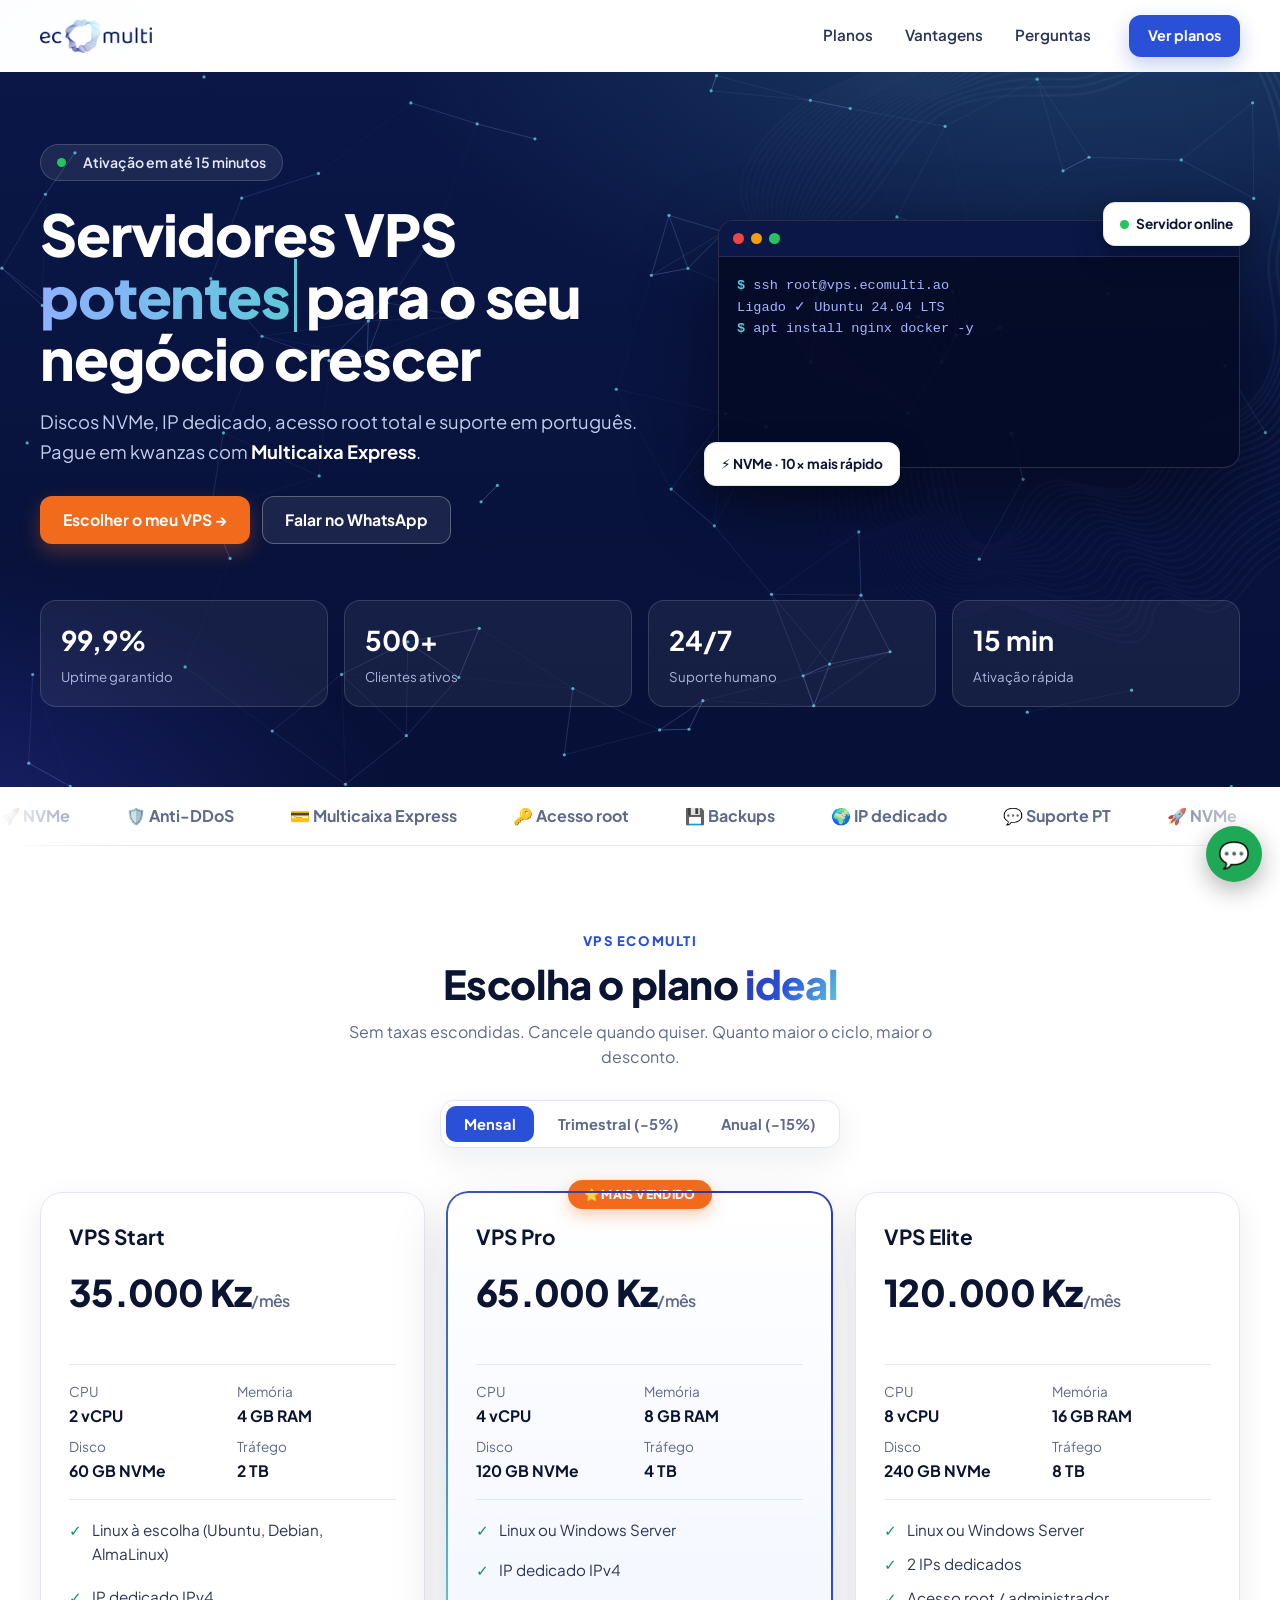
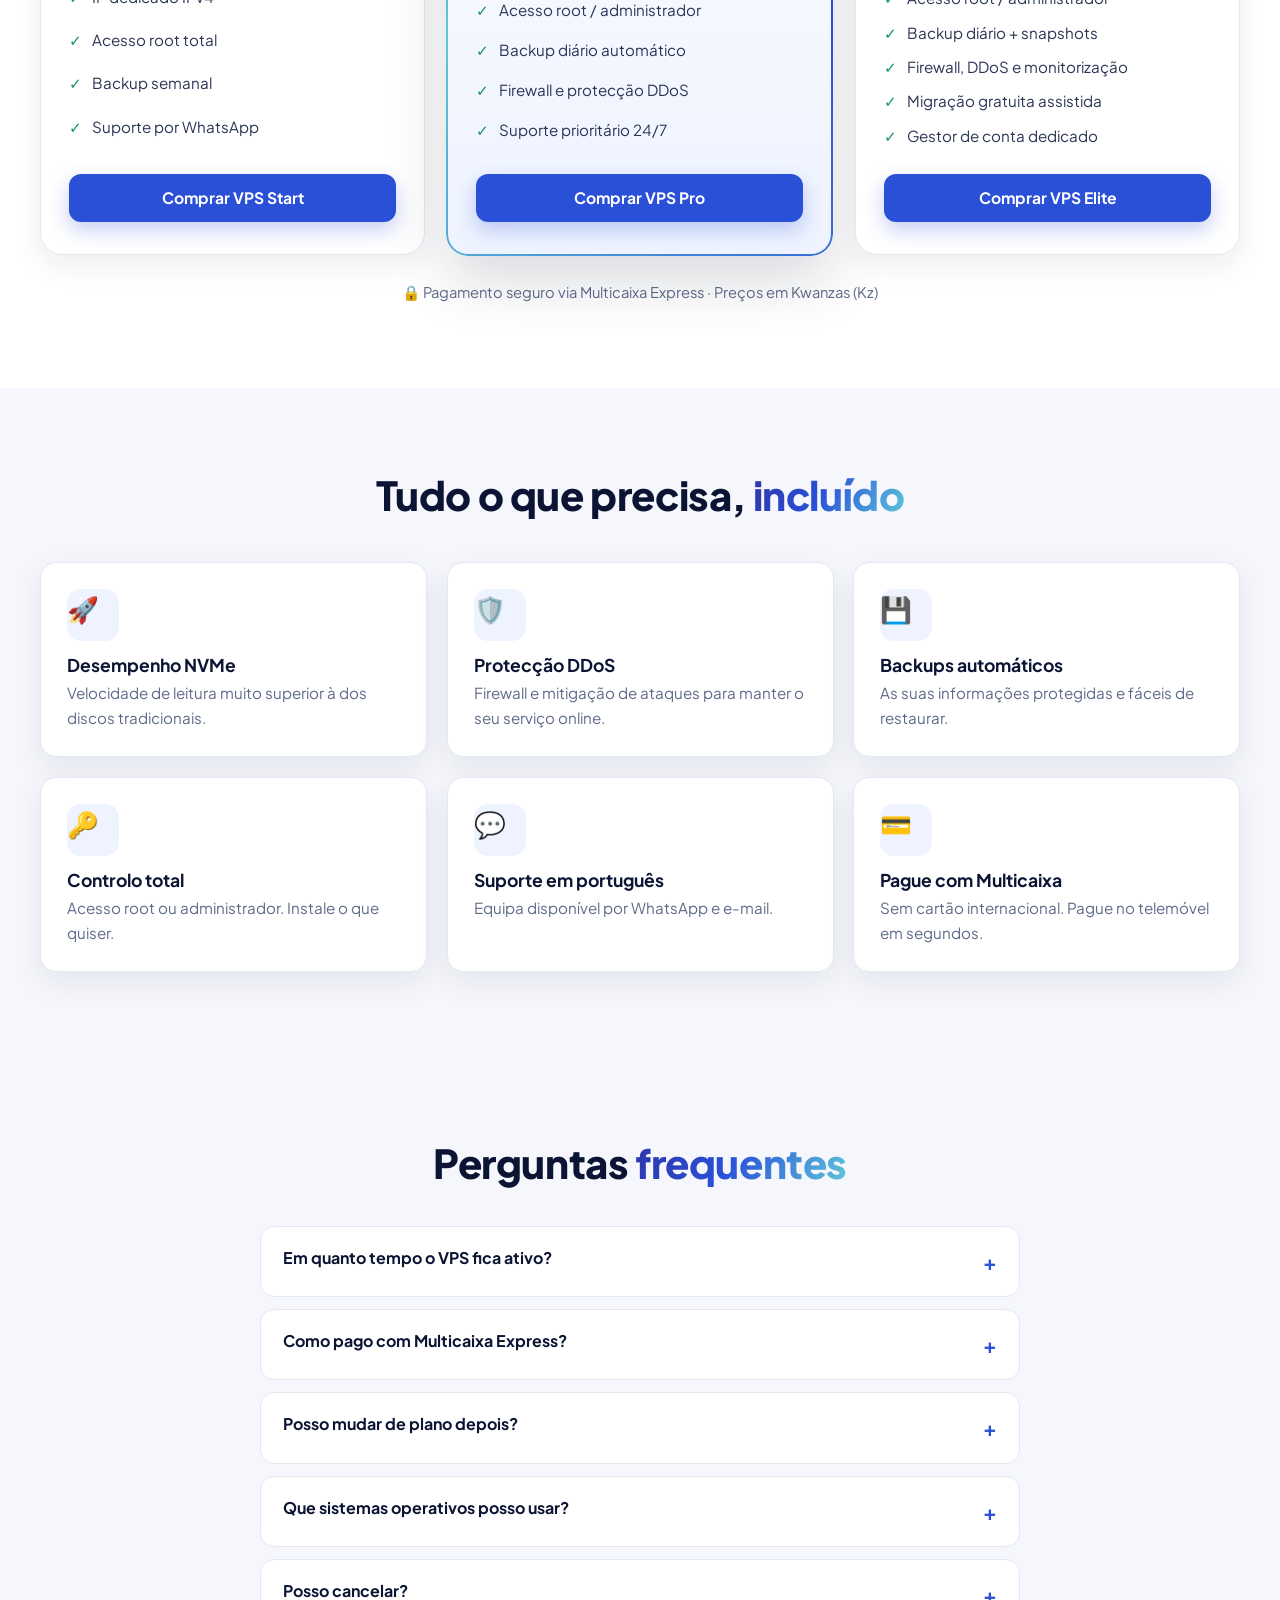
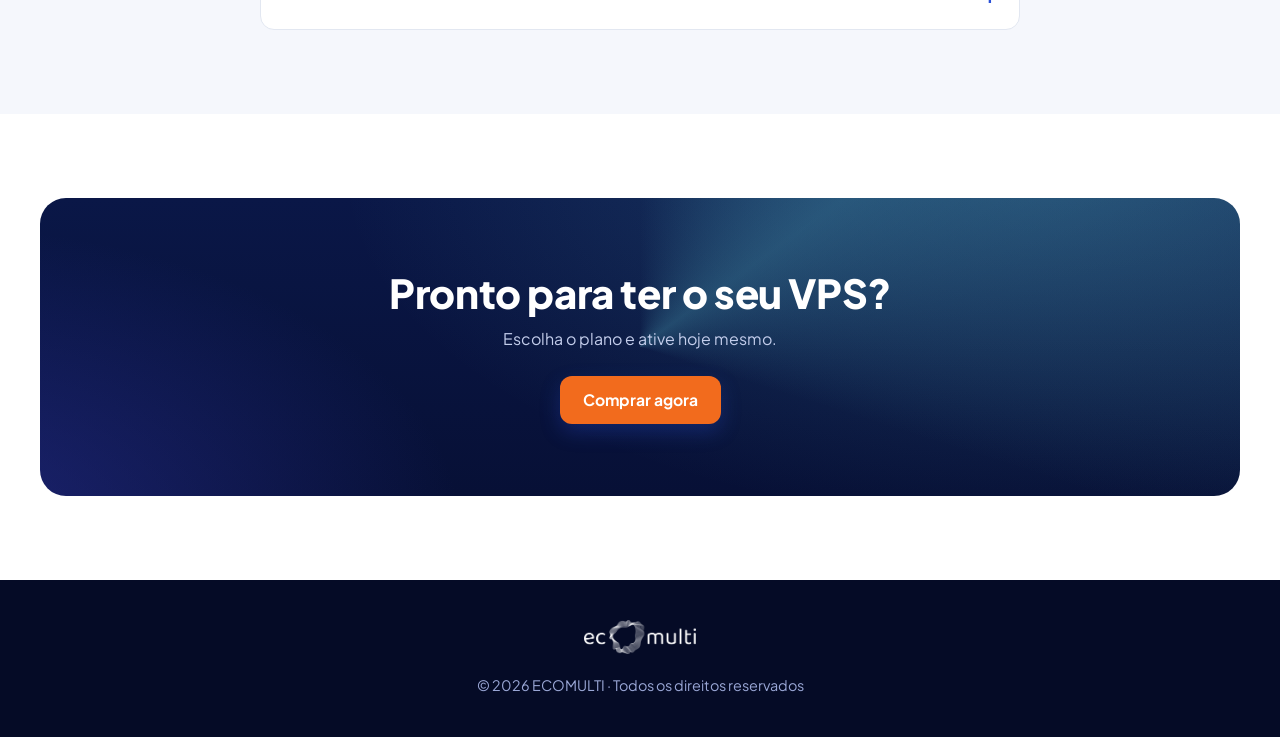
<file: index.html>
<!DOCTYPE html>
<html lang="pt-AO"><head><meta charset="UTF-8"><meta name="viewport" content="width=device-width,initial-scale=1">
<title>VPS em Angola desde 35.000 Kz/mês | ECOMULTI</title>
<meta name="description" content="Servidores VPS NVMe com IP dedicado, acesso root e suporte em português. Pague com Multicaixa Express e ative em minutos.">
<meta name="theme-color" content="#0a1747"><link rel="icon" type="image/png" href="img/favicon.png"><link rel="apple-touch-icon" href="img/apple-touch-icon.png"><link rel="preconnect" href="https://fonts.googleapis.com"><link rel="preconnect" href="https://fonts.gstatic.com" crossorigin><link href="https://fonts.googleapis.com/css2?family=Plus+Jakarta+Sans:wght@400;500;600;700;800&display=swap" rel="stylesheet"><link rel="stylesheet" href="style.css"><link rel="stylesheet" href="fx.css"></head><body><div class="progress"></div><div class="glow"></div>
<header class="nav"><div class="wrap"><a class="brand" href="#" aria-label="ECOMULTI"><img src="img/logo-ecomulti.png" alt="ECOMULTI" width="520" height="158"></a>
<nav><a href="#planos">Planos</a><a href="#vantagens">Vantagens</a><a href="#faq">Perguntas</a></nav>
<a class="btn sm" href="#planos">Ver planos</a></div></header>

<section class="hero"><canvas id="bg"></canvas><div class="wrap"><div class="hero-grid">
<div>
<span class="pill"><span class="dot"></span>Ativação em até 15 minutos</span>
<h1>Servidores VPS <span class="shimmer type">potentes</span> para o seu negócio crescer</h1>
<p class="sub">Discos NVMe, IP dedicado, acesso root total e suporte em português. Pague em kwanzas com <b>Multicaixa Express</b>.</p>
<div class="cta"><a class="btn accent" href="#planos">Escolher o meu VPS →</a><a class="btn ghost" id="waTop" href="#">Falar no WhatsApp</a></div>
</div>
<div class="rack"><div class="chip a"><span class="dot"></span>Servidor online</div>
<div class="term"><div class="bar"><i></i><i></i><i></i></div><pre id="term"></pre></div>
<div class="chip b">⚡ NVMe · 10x mais rápido</div></div>
</div>
<div class="stats">
<div class="rv" data-count="1"><b data-to="99.9" data-dec="1" data-suf="%">99,9%</b><small>Uptime garantido</small></div>
<div class="rv" data-d="1" data-count="1"><b data-to="500" data-suf="+">500+</b><small>Clientes ativos</small></div>
<div class="rv" data-d="2"><b>24/7</b><small>Suporte humano</small></div>
<div class="rv" data-d="3" data-count="1"><b data-to="15" data-suf=" min">15 min</b><small>Ativação rápida</small></div>
</div></div></section>
<div class="marq"><div><span>🚀 NVMe</span><span>🛡️ Anti-DDoS</span><span>💳 Multicaixa Express</span><span>🔑 Acesso root</span><span>💾 Backups</span><span>🌍 IP dedicado</span><span>💬 Suporte PT</span><span>🚀 NVMe</span><span>🛡️ Anti-DDoS</span><span>💳 Multicaixa Express</span><span>🔑 Acesso root</span><span>💾 Backups</span><span>🌍 IP dedicado</span><span>💬 Suporte PT</span></div></div>

<section id="planos"><div class="wrap">
<span class="eyebrow">VPS ECOMULTI</span><h2 class="rv">Escolha o plano <span>ideal</span></h2>
<p class="lead">Sem taxas escondidas. Cancele quando quiser. Quanto maior o ciclo, maior o desconto.</p>
<div class="toggle" id="ciclos"></div>
<div class="plans rv" id="plans"></div>
<p class="note">🔒 Pagamento seguro via Multicaixa Express · Preços em Kwanzas (Kz)</p>
</div></section>

<section id="vantagens" class="soft"><div class="wrap">
<h2 class="rv">Tudo o que precisa, <span>incluído</span></h2>
<div class="feats">
<div class="feat rv"><i>🚀</i><h3>Desempenho NVMe</h3><p>Velocidade de leitura muito superior à dos discos tradicionais.</p></div>
<div class="feat rv"><i>🛡️</i><h3>Protecção DDoS</h3><p>Firewall e mitigação de ataques para manter o seu serviço online.</p></div>
<div class="feat rv"><i>💾</i><h3>Backups automáticos</h3><p>As suas informações protegidas e fáceis de restaurar.</p></div>
<div class="feat rv"><i>🔑</i><h3>Controlo total</h3><p>Acesso root ou administrador. Instale o que quiser.</p></div>
<div class="feat rv"><i>💬</i><h3>Suporte em português</h3><p>Equipa disponível por WhatsApp e e-mail.</p></div>
<div class="feat rv"><i>💳</i><h3>Pague com Multicaixa</h3><p>Sem cartão internacional. Pague no telemóvel em segundos.</p></div>
</div></div></section>

<section id="faq" class="soft"><div class="wrap"><h2 class="rv">Perguntas <span>frequentes</span></h2>
<div class="faq rv">
<details><summary>Em quanto tempo o VPS fica ativo?</summary><p>Após a confirmação do pagamento, o servidor é ativado normalmente em até 15 minutos e os acessos são enviados por e-mail e WhatsApp.</p></details>
<details><summary>Como pago com Multicaixa Express?</summary><p>No checkout indica o número associado à sua conta Multicaixa Express, recebe o pedido de pagamento na app e confirma com o seu PIN.</p></details>
<details><summary>Posso mudar de plano depois?</summary><p>Sim. Pode fazer upgrade a qualquer momento, sem perder dados.</p></details>
<details><summary>Que sistemas operativos posso usar?</summary><p>Ubuntu, Debian, AlmaLinux e, nos planos Pro e Elite, também Windows Server.</p></details>
<details><summary>Posso cancelar?</summary><p>Sim, sem fidelização. Basta não renovar no fim do ciclo.</p></details>
</div></div></section>

<section><div class="wrap"><div class="final rv"><h2 class="rv">Pronto para ter o seu VPS?</h2><p>Escolha o plano e ative hoje mesmo.</p><a class="btn" href="#planos">Comprar agora</a></div></div></section>
<footer><div class="wrap"><img src="img/logo-ecomulti-branco.png" alt="ECOMULTI"><br>© <span id="ano"></span> ECOMULTI · Todos os direitos reservados</div></footer>
<a class="wa" id="waFloat" href="#" aria-label="WhatsApp">💬</a>
<script src="config.js"></script><script src="script.js"></script><script src="fx.js"></script></body></html>
</file>
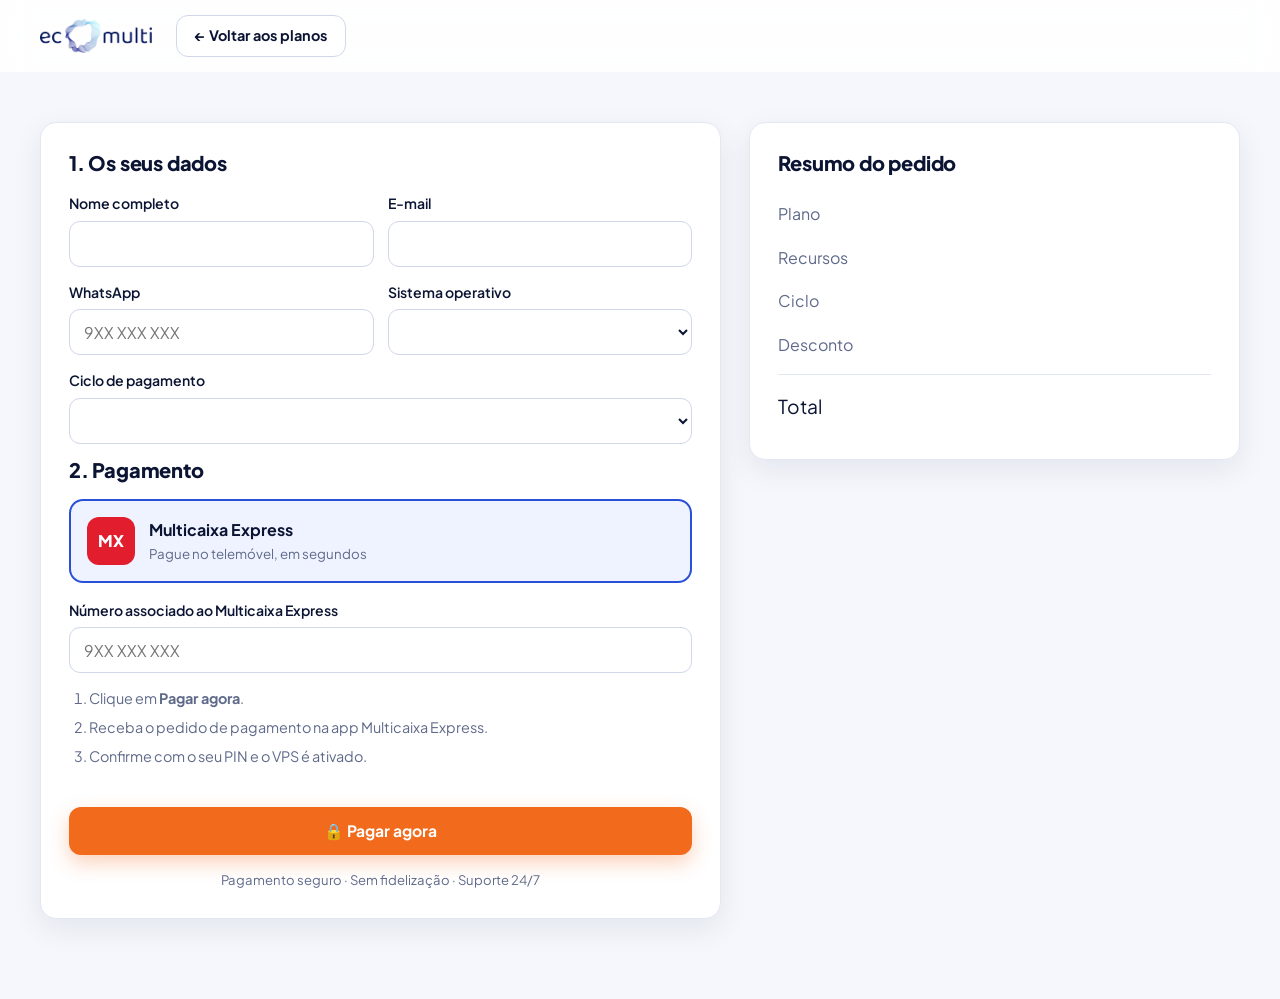
<file: checkout.html>
<!DOCTYPE html>
<html lang="pt-AO"><head><meta charset="UTF-8"><meta name="viewport" content="width=device-width,initial-scale=1">
<title>Finalizar compra | ECOMULTI VPS</title><meta name="robots" content="noindex">
<meta name="theme-color" content="#0a1747"><link rel="icon" type="image/png" href="img/favicon.png"><link rel="preconnect" href="https://fonts.googleapis.com"><link rel="preconnect" href="https://fonts.gstatic.com" crossorigin><link href="https://fonts.googleapis.com/css2?family=Plus+Jakarta+Sans:wght@400;500;600;700;800&display=swap" rel="stylesheet"><link rel="stylesheet" href="style.css"></head><body class="page-co">
<header class="nav"><div class="wrap"><a class="brand" href="index.html"><img src="img/logo-ecomulti.png" alt="ECOMULTI" width="520" height="158"></a><a class="btn ghost sm" href="index.html#planos">← Voltar aos planos</a></div></header>
<main class="wrap co">
<div id="left">
<form id="f" class="box" novalidate>
<h2>1. Os seus dados</h2>
<div class="row"><label>Nome completo<input name="nome" required autocomplete="name"></label><label>E-mail<input name="email" type="email" required autocomplete="email"></label></div>
<div class="row"><label>WhatsApp<input name="tel" inputmode="tel" placeholder="9XX XXX XXX" required autocomplete="tel"></label><label>Sistema operativo<select name="so"></select></label></div>
<label>Ciclo de pagamento<select name="ciclo" id="ciclo"></select></label>
<h2 style="margin-top:10px">2. Pagamento</h2>
<div class="mcx"><div class="ic">MX</div><div><b>Multicaixa Express</b><small>Pague no telemóvel, em segundos</small></div></div>
<label>Número associado ao Multicaixa Express<input name="mcx" inputmode="tel" placeholder="9XX XXX XXX" required></label>
<ol class="steps"><li>Clique em <b>Pagar agora</b>.</li><li>Receba o pedido de pagamento na app Multicaixa Express.</li><li>Confirme com o seu PIN e o VPS é ativado.</li></ol>
<p class="err" id="err"></p>
<button class="btn accent full" id="pagar" type="submit">🔒 Pagar agora</button>
<p class="sec">Pagamento seguro · Sem fidelização · Suporte 24/7</p>
</form>
<div id="done" class="box ok hide"><div class="ck">✓</div><h2 style="text-align:center">Pedido registado!</h2>
<p style="color:var(--muted)">Referência do pedido</p><code id="ref"></code>
<p style="color:var(--muted);margin-bottom:20px" id="msg"></p><a class="btn" id="waConf" href="#">Enviar pedido no WhatsApp</a></div>
</div>
<aside class="box sum" style="position:sticky;top:90px"><h2>Resumo do pedido</h2>
<div class="ln"><span>Plano</span><b id="sNome"></b></div><div class="ln"><span>Recursos</span><b id="sRec"></b></div>
<div class="ln"><span>Ciclo</span><b id="sCiclo"></b></div><div class="ln"><span>Desconto</span><b id="sDesc"></b></div>
<div class="ln hide" id="lIva"><span>IVA</span><b id="sIva"></b></div>
<div class="ln tot"><span>Total</span><b id="sTot"></b></div></aside>
</main>
<script src="config.js"></script><script src="script.js"></script>
<script>
const { kz, precoPlano } = window.__vps, q = new URLSearchParams(location.search);
let id = C.planos[q.get("plano")] ? q.get("plano") : "pro";
let ciclo = C.ciclos[q.get("ciclo")] ? q.get("ciclo") : "mensal";
const p = C.planos[id];
$("#ciclo").innerHTML = Object.entries(C.ciclos).map(([k, c]) => `<option value="${k}">${c.nome}</option>`).join("");
$("[name=so]").innerHTML = (id === "start" ? ["Ubuntu 24.04", "Debian 12", "AlmaLinux 9"] : ["Ubuntu 24.04", "Debian 12", "AlmaLinux 9", "Windows Server 2022"]).map(s => `<option>${s}</option>`).join("");
$("#ciclo").value = ciclo;
function calc() {
  ciclo = $("#ciclo").value;
  const r = precoPlano(id, ciclo), iva = r.total * C.iva, tot = r.total + iva;
  $("#sNome").textContent = p.nome; $("#sRec").textContent = p.cpu + " · " + p.ram;
  $("#sCiclo").textContent = C.ciclos[ciclo].nome.replace(/ \(.*\)/, "");
  $("#sDesc").textContent = r.cheio - r.total ? "- " + kz(r.cheio - r.total) : "—";
  $("#lIva").classList.toggle("hide", !C.iva); $("#sIva").textContent = kz(iva); $("#sTot").textContent = kz(tot);
  return tot;
}
$("#ciclo").onchange = calc; calc();
const telOk = v => /^9\d{8}$/.test(v.replace(/[\s+]/g, "").replace(/^244/, ""));
$("#f").addEventListener("submit", async e => {
  e.preventDefault();
  const f = Object.fromEntries(new FormData(e.target)), err = $("#err"); err.textContent = "";
  if (f.nome.trim().length < 3) return err.textContent = "Indique o seu nome completo.";
  if (!/^\S+@\S+\.\S+$/.test(f.email)) return err.textContent = "E-mail inválido.";
  if (!telOk(f.tel)) return err.textContent = "WhatsApp inválido (9 dígitos, ex.: 923 000 000).";
  if (!telOk(f.mcx)) return err.textContent = "Número Multicaixa Express inválido.";
  const tot = calc(), d = new Date();
  const ref = "VPS-" + String(d.getFullYear()).slice(2) + String(d.getMonth() + 1).padStart(2, "0") + String(d.getDate()).padStart(2, "0") + "-" + Math.random().toString(36).slice(2, 6).toUpperCase();
  const btn = $("#pagar"); btn.disabled = true; btn.textContent = "A processar…";
  const pedido = { pedido: ref, plano: p.nome, ciclo: C.ciclos[ciclo].nome, total: tot, so: f.so, cliente: { nome: f.nome, email: f.email, tel: f.tel }, telefoneMcx: f.mcx };
  let viaApi = false;
  if (C.apiPagamento) {
    try { const r = await fetch(C.apiPagamento, { method: "POST", headers: { "Content-Type": "application/json" }, body: JSON.stringify(pedido) }); viaApi = r.ok && (await r.json()).ok; } catch (x) {}
    if (!viaApi) { btn.disabled = false; btn.textContent = "🔒 Pagar agora"; return err.textContent = "Não foi possível iniciar o pagamento. Tente novamente."; }
  }
  const txt = "Olá! Pedido " + ref + "\nPlano: " + p.nome + " (" + pedido.ciclo + ")\nSO: " + f.so + "\nTotal: " + kz(tot) + "\nNome: " + f.nome + "\nE-mail: " + f.email + "\nMulticaixa Express: " + f.mcx;
  $("#ref").textContent = ref;
  $("#msg").textContent = viaApi
    ? "Enviámos o pedido de pagamento de " + kz(tot) + " para o Multicaixa Express (" + f.mcx + "). Confirme na app com o seu PIN."
    : "Total a pagar: " + kz(tot) + " via Multicaixa Express. Envie o pedido pelo WhatsApp para recebermos a referência de pagamento e ativarmos o seu VPS.";
  $("#waConf").href = "https://wa.me/" + C.whatsapp + "?text=" + encodeURIComponent(txt);
  $("#f").classList.add("hide"); $("#done").classList.remove("hide"); scrollTo(0, 0);
});
</script></body></html>
</file>
<file: style.css>
/* Identidade visual ECOMULTI — mesmos tokens do site principal */
:root{--navy-950:#050b26;--navy-900:#0a1747;--navy-800:#111f5e;--indigo:#2f35a8;--blue:#2a50d8;--blue-700:#1f3fb5;--blue-50:#eef3ff;--aqua:#5fc9d8;--accent:#f26b1d;
--ink:#0b1433;--text:#2b3555;--muted:#5f6a8a;--line:#e2e7f1;--line-strong:#cfd7e8;--bg:#fff;--bg-soft:#f5f7fc;--ok:#12936a;--err:#cf3434;
--grad:linear-gradient(120deg,#2f35a8 0%,#2a50d8 45%,#5fc9d8 100%);
--grad-dark:radial-gradient(1200px 600px at 85% -10%,rgba(95,201,216,.22),transparent 60%),radial-gradient(900px 500px at -10% 110%,rgba(47,53,168,.55),transparent 60%),linear-gradient(180deg,#0a1747 0%,#071036 100%);
--shadow:0 10px 30px rgba(11,20,51,.08);--shadow-lg:0 24px 60px rgba(11,20,51,.16);--r:16px;--header-h:72px}
*,*::before,*::after{box-sizing:border-box;margin:0}html{scroll-behavior:smooth;scroll-padding-top:84px}
body{font-family:"Plus Jakarta Sans",system-ui,-apple-system,"Segoe UI",Roboto,sans-serif;background:var(--bg);color:var(--text);line-height:1.6;-webkit-font-smoothing:antialiased}
a{color:inherit;text-decoration:none}.wrap{width:min(1200px,100% - 32px);margin:auto}
h1,h2,h3{color:var(--ink);line-height:1.15}
/* topbar */
.nav{position:sticky;top:0;z-index:100;height:var(--header-h);background:rgba(255,255,255,.88);backdrop-filter:saturate(180%) blur(14px);border-bottom:1px solid transparent;transition:.2s}
.nav.small{border-color:var(--line);box-shadow:0 6px 20px rgba(11,20,51,.06)}
.nav .wrap{display:flex;align-items:center;gap:24px;height:100%}
.brand img{height:34px;width:auto;display:block}
.nav nav{display:flex;gap:4px;margin-left:auto}
.nav nav a{padding:10px 14px;border-radius:10px;font-weight:600;font-size:.95rem;color:var(--text);transition:.2s}
.nav nav a:hover{background:var(--bg-soft);color:var(--ink)}
.btn{display:inline-flex;align-items:center;justify-content:center;gap:8px;min-height:48px;padding:0 22px;border-radius:12px;font-weight:700;border:1.5px solid transparent;cursor:pointer;font-size:.98rem;white-space:nowrap;transition:.2s;color:#fff;background:var(--blue);box-shadow:0 8px 20px rgba(42,80,216,.28);font-family:inherit}
.btn:hover{background:var(--blue-700);box-shadow:0 12px 26px rgba(42,80,216,.36);transform:translateY(-1px)}
.btn.accent{background:var(--accent);box-shadow:0 8px 20px rgba(242,107,29,.3)}.btn.accent:hover{background:#d95a10}
.btn.ghost{background:#fff;color:var(--ink);border-color:var(--line-strong);box-shadow:none}.btn.ghost:hover{border-color:var(--blue);color:var(--blue)}
.hero .btn.ghost,.final .btn.ghost{background:rgba(255,255,255,.08);color:#fff;border-color:rgba(255,255,255,.28)}
.btn.sm{min-height:42px;padding:0 18px;font-size:.9rem}.btn.full{width:100%}.btn[disabled]{opacity:.6;cursor:wait;transform:none}
/* hero escuro como o do site */
.hero{position:relative;padding:72px 0 80px;color:#c3cdeb;overflow:hidden;isolation:isolate;background:var(--grad-dark)}
.hero:after{content:"";position:absolute;z-index:-1;right:-180px;top:-140px;width:720px;height:720px;background:url("img/simbolo.webp") center/contain no-repeat;opacity:.12;pointer-events:none}
.hero h1{color:#fff}
.pill{display:inline-flex;align-items:center;gap:10px;padding:6px 16px;border-radius:99px;background:rgba(255,255,255,.08);border:1px solid rgba(255,255,255,.16);font-size:.88rem;font-weight:600;color:#e6ebfb}
h1{font-size:clamp(2.2rem,5vw,3.6rem);line-height:1.08;margin:22px 0 18px;font-weight:800;letter-spacing:-.02em}
h1 span,h2 span{background:linear-gradient(90deg,#8fb0ff,#5fc9d8);-webkit-background-clip:text;background-clip:text;color:transparent}
h2 span{background:var(--grad);-webkit-background-clip:text;background-clip:text}
.hero p.sub{color:#c3cdeb;font-size:1.15rem;max-width:620px;margin:0 0 30px}
.hero p.sub b{color:#fff}
.cta{display:flex;gap:12px;flex-wrap:wrap}
.stats{display:grid;grid-template-columns:repeat(4,1fr);gap:16px;margin-top:56px}
.stats div{padding:18px 20px;border:1px solid rgba(255,255,255,.14);border-radius:var(--r);background:rgba(255,255,255,.06)}
.stats b{display:block;font-size:1.7rem;color:#fff}.stats small{color:#aab7dd}
section{padding:84px 0}h2{font-size:clamp(1.8rem,3.4vw,2.5rem);text-align:center;font-weight:800;letter-spacing:-.01em}
.lead{text-align:center;color:var(--muted);max-width:620px;margin:12px auto 0}
.eyebrow{display:block;text-align:center;color:var(--blue);font-weight:800;font-size:.82rem;letter-spacing:.12em;text-transform:uppercase;margin-bottom:10px}
.toggle{display:flex;justify-content:center;gap:6px;margin:30px auto 0;padding:5px;border:1px solid var(--line);border-radius:14px;width:max-content;max-width:100%;background:#fff;box-shadow:var(--shadow);flex-wrap:wrap}
.toggle button{border:0;background:transparent;color:var(--muted);padding:9px 18px;border-radius:10px;font-weight:700;cursor:pointer;font-size:.92rem;font-family:inherit}
.toggle button.on{background:var(--blue);color:#fff}
.soft{background:var(--bg-soft)}
.plans{display:grid;grid-template-columns:repeat(3,1fr);gap:22px;margin-top:44px;align-items:stretch}
.plan{position:relative;display:flex;flex-direction:column;padding:32px 28px;border:1px solid var(--line);border-radius:22px;background:#fff;box-shadow:var(--shadow);transition:.25s}
.plan:hover{border-color:var(--blue)}
.plan.hot{background:linear-gradient(180deg,#fff,var(--blue-50));box-shadow:var(--shadow-lg)}
.tag{position:absolute;top:-13px;left:50%;transform:translateX(-50%);background:var(--accent);color:#fff;padding:5px 16px;border-radius:99px;font-size:.76rem;font-weight:800;white-space:nowrap;letter-spacing:.03em;box-shadow:0 6px 16px rgba(242,107,29,.35)}
.plan h3{font-size:1.3rem}.price{margin:14px 0 4px;font-size:2.3rem;font-weight:800;letter-spacing:-.02em;color:var(--ink)}.price small{font-size:1rem;color:var(--muted);font-weight:600}
.old{color:var(--muted);text-decoration:line-through;font-size:.9rem;min-height:1.4em}
.spec{display:grid;grid-template-columns:1fr 1fr;gap:8px;margin:18px 0;padding:16px 0;border-block:1px solid var(--line)}
.spec span{font-size:.85rem;color:var(--muted)}.spec b{display:block;color:var(--ink);font-size:.98rem}
.plan ul{list-style:none;padding:0;margin:0 0 26px;display:grid;gap:10px;flex:1}
.plan li{display:flex;gap:10px;font-size:.95rem;color:var(--text)}.plan li:before{content:"✓";color:var(--ok);font-weight:800}
.note{text-align:center;color:var(--muted);margin-top:26px;font-size:.92rem}
.feats{display:grid;grid-template-columns:repeat(3,1fr);gap:20px;margin-top:44px}
.feat{padding:26px;border:1px solid var(--line);border-radius:var(--r);background:#fff;box-shadow:var(--shadow)}
.feat i{font-style:normal;font-size:1.6rem;display:grid;place-items:center;width:52px;height:52px;border-radius:14px;background:var(--blue-50);margin-bottom:14px}.feat h3{margin-bottom:6px;font-size:1.1rem}.feat p{color:var(--muted);font-size:.95rem}
.faq{max-width:760px;margin:40px auto 0;display:grid;gap:12px}
details{border:1px solid var(--line);border-radius:14px;background:#fff;padding:18px 22px}
summary{cursor:pointer;font-weight:700;color:var(--ink);list-style:none;display:flex;justify-content:space-between}summary:after{content:"+";color:var(--blue);font-size:1.3rem}
details[open] summary:after{content:"–"}details p{color:var(--muted);margin-top:10px}
.final{text-align:center;padding:72px 24px;border-radius:26px;background:var(--grad-dark);color:#c3cdeb}
.final h2{color:#fff}.final p{margin:10px 0 24px}.final .btn{background:var(--accent)}
footer{background:var(--navy-950);padding:40px 0;color:#9aa7d6;text-align:center;font-size:.9rem}
footer img{height:34px;margin-bottom:14px}
.wa{position:fixed;right:18px;bottom:18px;z-index:60;width:56px;height:56px;border-radius:50%;background:#1fa855;display:grid;place-items:center;font-size:1.6rem;box-shadow:0 8px 24px rgba(0,0,0,.3)}
/* checkout */
.co{display:grid;grid-template-columns:1.25fr .9fr;gap:28px;padding:50px 0 80px;align-items:start}
body.page-co{background:var(--bg-soft)}
.box{border:1px solid var(--line);border-radius:var(--r);background:#fff;padding:28px;box-shadow:var(--shadow)}
.box h2{text-align:left;font-size:1.25rem;margin-bottom:18px}
label{display:grid;gap:6px;font-weight:600;font-size:.88rem;color:var(--ink);margin-bottom:14px}
input,select{width:100%;min-height:46px;padding:10px 14px;border-radius:11px;border:1.5px solid var(--line-strong);background:#fff;color:var(--ink);font-size:1rem;font-family:inherit}
input:focus,select:focus{outline:0;border-color:var(--blue);box-shadow:0 0 0 4px rgba(42,80,216,.14)}
.row{display:grid;grid-template-columns:1fr 1fr;gap:14px}
.mcx{display:flex;gap:14px;align-items:center;padding:16px;border:2px solid var(--blue);border-radius:14px;background:var(--blue-50);margin-bottom:16px;color:var(--ink)}
.mcx .ic{width:48px;height:48px;border-radius:12px;background:#e11d2e;color:#fff;display:grid;place-items:center;font-weight:800}
.mcx small{color:var(--muted);display:block}
.sum .ln{display:flex;justify-content:space-between;gap:12px;padding:9px 0;color:var(--muted)}.sum .ln b{color:var(--ink);text-align:right}
.sum .tot{border-top:1px solid var(--line);margin-top:8px;padding-top:16px;font-size:1.2rem;color:var(--ink)}
.sum .tot b{font-size:1.5rem;color:var(--blue)}
.steps{margin:6px 0 14px;padding-left:20px;color:var(--muted);font-size:.9rem;display:grid;gap:6px}
.sec{color:var(--muted);font-size:.82rem;text-align:center;margin-top:14px}
.ok{text-align:center;padding:30px 10px}.ok .ck{width:70px;height:70px;border-radius:50%;background:var(--ok);color:#fff;display:grid;place-items:center;font-size:2rem;margin:0 auto 16px}
.ok code{display:inline-block;margin:10px 0;padding:8px 16px;border-radius:10px;background:var(--blue-50);border:1px dashed var(--blue);font-size:1.2rem;color:var(--ink)}
.err{color:var(--err);font-size:.9rem;min-height:1.3em;margin:6px 0}
.hide{display:none!important}
@media(max-width:900px){.nav nav{display:none}.nav .btn{margin-left:auto}.plans,.feats,.co{grid-template-columns:1fr}.stats{grid-template-columns:1fr 1fr}.row{grid-template-columns:1fr}}
</file>
<file: fx.css>
/* ===== Efeitos e animações ===== */
#bg{position:absolute;inset:0;z-index:-1;width:100%;height:100%;pointer-events:none}
.glow{position:fixed;width:520px;height:520px;border-radius:50%;pointer-events:none;z-index:0;left:0;top:0;background:radial-gradient(circle,rgba(42,80,216,.10),transparent 65%);transform:translate(-50%,-50%);transition:opacity .3s}
.progress{position:fixed;top:0;left:0;height:3px;width:0;background:var(--grad);z-index:100}
.hero .wrap{position:relative;z-index:1}
.hero-grid{display:grid;grid-template-columns:1.1fr .9fr;gap:40px;align-items:center;text-align:left}
.hero-grid h1,.hero-grid .sub{margin-left:0;margin-right:0}
.hero-grid .cta{justify-content:flex-start}
h1 .type{border-right:3px solid var(--aqua);padding-right:4px;animation:blink .8s steps(1) infinite}
@keyframes blink{50%{border-color:transparent}}
.shimmer{background:linear-gradient(90deg,#8fb0ff,#5fc9d8,#b9eef4,#8fb0ff);background-size:300% 100%;-webkit-background-clip:text;background-clip:text;color:transparent;animation:shim 5s linear infinite}
@keyframes shim{to{background-position:300% 0}}
/* servidor flutuante + terminal */
.rack{position:relative;animation:float 6s ease-in-out infinite}
@keyframes float{50%{transform:translateY(-16px)}}
.term{border:1px solid rgba(255,255,255,.14);border-radius:16px;background:rgba(5,11,38,.92);box-shadow:0 30px 80px rgba(0,0,0,.45);overflow:hidden;font-family:ui-monospace,Consolas,monospace;font-size:.85rem}
.term .bar{display:flex;gap:7px;padding:12px 14px;background:#0a1747;border-bottom:1px solid rgba(255,255,255,.1)}
.term .bar i{width:11px;height:11px;border-radius:50%;background:#ef4444}.term .bar i:nth-child(2){background:#f59e0b}.term .bar i:nth-child(3){background:#22c55e}
.term pre{padding:18px;min-height:210px;color:#a5b4fc;white-space:pre-wrap;margin:0}
.term pre b{color:#5fc9d8}.term pre u{color:#22c55e;text-decoration:none}
.chip{position:absolute;padding:10px 16px;border-radius:12px;background:#fff;color:var(--ink);border:1px solid var(--line);font-weight:700;font-size:.85rem;box-shadow:0 10px 30px rgba(0,0,0,.3);animation:float 5s ease-in-out infinite}
.chip.a{top:-18px;right:-10px;animation-delay:-1s}.chip.b{bottom:-18px;left:-14px;animation-delay:-3s}
.dot{display:inline-block;width:9px;height:9px;border-radius:50%;background:#22c55e;margin-right:7px;box-shadow:0 0 0 0 rgba(34,197,94,.7);animation:ping 1.6s infinite}
@keyframes ping{70%{box-shadow:0 0 0 10px rgba(34,197,94,0)}100%{box-shadow:0 0 0 0 rgba(34,197,94,0)}}
/* marquee */
.marq{overflow:hidden;border-bottom:1px solid var(--line);background:#fff;padding:16px 0;mask:linear-gradient(90deg,transparent,#000 10%,#000 90%,transparent)}
.marq div{display:flex;gap:56px;width:max-content;animation:mq 28s linear infinite;color:var(--muted);font-weight:700;white-space:nowrap}
.marq:hover div{animation-play-state:paused}
@keyframes mq{to{transform:translateX(-50%)}}
/* reveal */
.rv{opacity:0;transform:translateY(34px);transition:opacity .8s cubic-bezier(.2,.7,.2,1),transform .8s cubic-bezier(.2,.7,.2,1)}
.rv.in{opacity:1;transform:none}
.rv[data-d="1"]{transition-delay:.1s}.rv[data-d="2"]{transition-delay:.2s}.rv[data-d="3"]{transition-delay:.3s}
/* cards com tilt e spotlight */
.plan,.feat,.stats div{transform-style:preserve-3d;will-change:transform}
.plan,.feat{overflow:hidden}
.plan:before,.feat:before{content:"";position:absolute;inset:0;pointer-events:none;opacity:0;transition:opacity .3s;background:radial-gradient(320px circle at var(--mx,50%) var(--my,50%),rgba(42,80,216,.12),transparent 60%)}
.plan:hover:before,.feat:hover:before{opacity:1}
.plan.hot:after{content:"";position:absolute;inset:-2px;border-radius:22px;padding:2px;background:conic-gradient(from var(--a,0deg),#2f35a8,#2a50d8,#5fc9d8,#2f35a8);-webkit-mask:linear-gradient(#000 0 0) content-box,linear-gradient(#000 0 0);-webkit-mask-composite:xor;mask-composite:exclude;animation:spin 5s linear infinite;pointer-events:none}
@property --a{syntax:"<angle>";initial-value:0deg;inherits:false}
@keyframes spin{to{--a:360deg}}
.plan.hot{overflow:visible}
.price{transition:.25s}.price.tick{animation:pop .45s}
@keyframes pop{40%{transform:scale(1.1);color:var(--blue)}}
.btn{position:relative;overflow:hidden}
.btn:after{content:"";position:absolute;top:0;left:-80%;width:50%;height:100%;background:linear-gradient(100deg,transparent,rgba(255,255,255,.45),transparent);transform:skewX(-20deg);animation:sheen 3.5s infinite}
@keyframes sheen{60%,100%{left:140%}}
.btn.ghost:after{display:none}
.feat i{display:inline-block;transition:.3s}.feat:hover i{transform:scale(1.3) rotate(-8deg)}
.toggle button{transition:.25s}
.wa{animation:ping 2s infinite}
.final{position:relative;overflow:hidden;isolation:isolate}
.final:before{content:"";z-index:-1;position:absolute;inset:-50%;background:conic-gradient(from 0deg,transparent,rgba(95,201,216,.25),transparent 30%);animation:rot 8s linear infinite}
.final>*{position:relative}
@keyframes rot{to{transform:rotate(360deg)}}
@media(max-width:900px){.hero-grid{grid-template-columns:1fr;text-align:center}.hero-grid .cta{justify-content:center}.chip{display:none}.glow{display:none}}
@media(prefers-reduced-motion:reduce){*{animation:none!important;transition:none!important}.rv{opacity:1;transform:none}}
</file>
